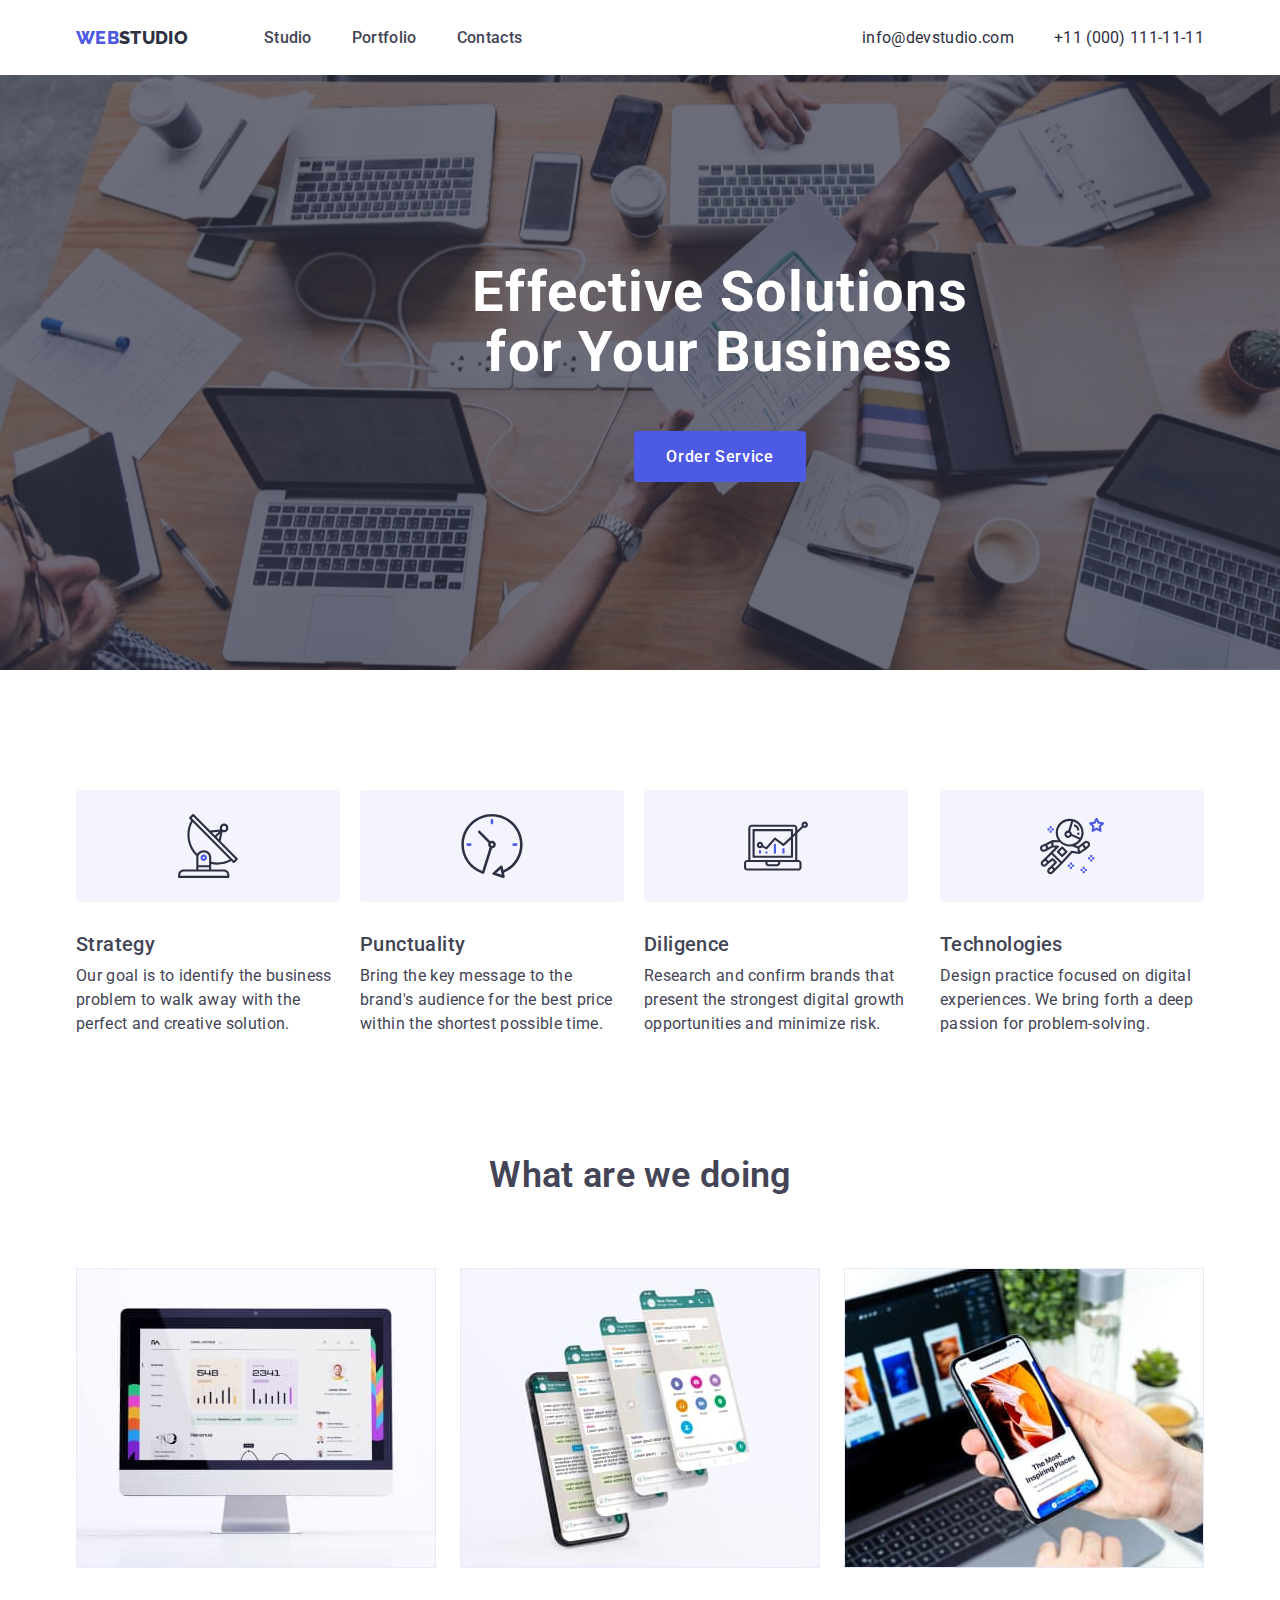
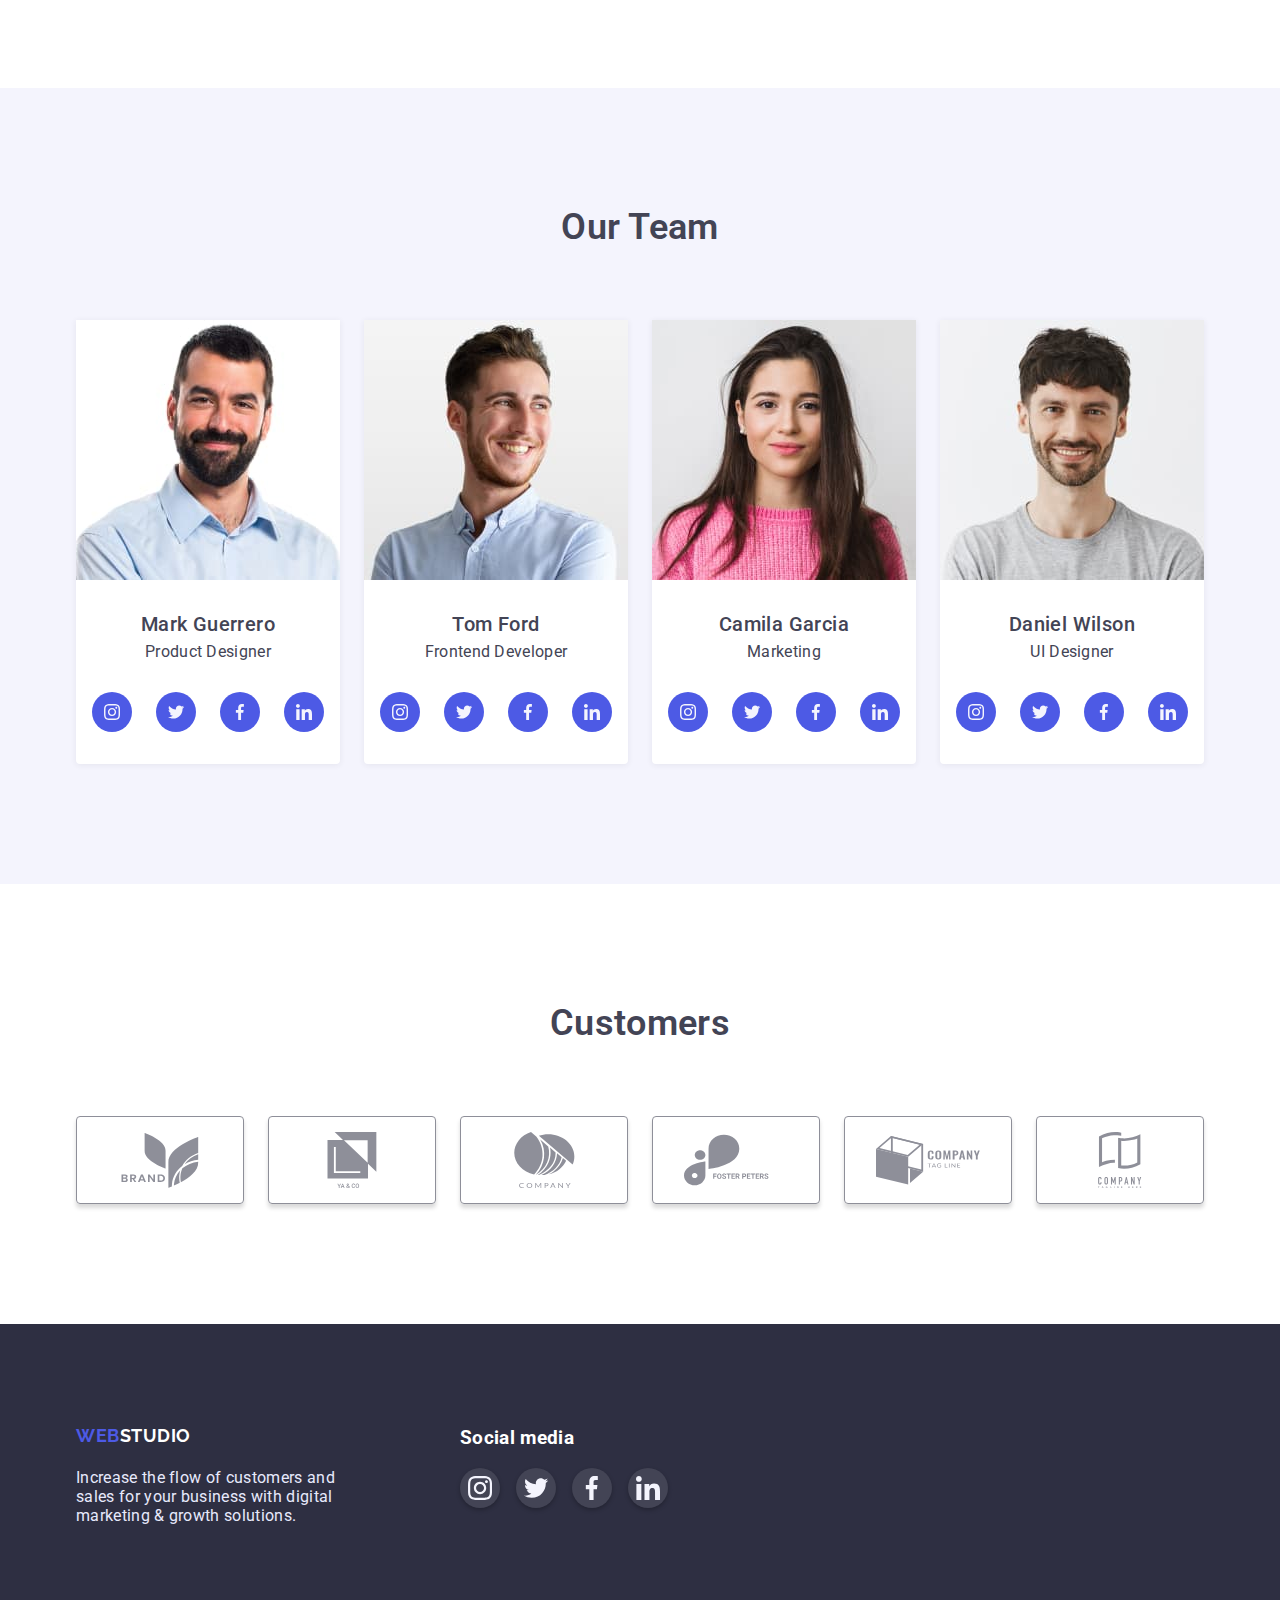
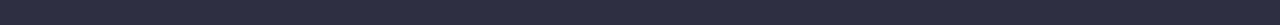
<file: index.html>
<!DOCTYPE html>
<html lang="en">

<head>
  <meta charset="UTF-8" />
  <meta http-equiv="X-UA-Compatible" content="IE=edge" />
  <meta name="viewport" content="width=device-width, initial-scale=1.0" />
  <link rel="stylesheet" href="https://cdn.jsdelivr.net/npm/modern-normalize@1.1.0/modern-normalize.min.css">
  <link rel="stylesheet" href="./css/styles.css">
  <link rel="preconnect" href="https://fonts.googleapis.com" />
  <link rel="preconnect" href="https://fonts.gstatic.com" crossorigin />
  <link href="https://fonts.googleapis.com/css2?family=Raleway:wght@800&family=Roboto:wght@400;500;700;900&display=swap"
    rel="stylesheet" />
  <title>Web-Studio-(Version-3.0)</title>
</head>

<body class="body-site">
  <!--шапка сайту  -->
  <header class="header">
    <div class="container header-container">
      <nav class="header-nav">
        <a href="./index.html" id="logo" class="logos"> <span class="logos-color">Web</span>Studio</a>
        <ul class="header-list list">
          <li class="header-item"><a class="header-link link" href="./index.html">Studio</a></li>
          <li class="header-item"><a class="header-link link" href="./portfolio.html">Portfolio</a>
          <li class="header-item"><a class="header-link link" href="/">Contacts</a></li>
        </ul>
      </nav>
      <ul class="contacts-list list">
        <li>
          <a class="contacts link" href="mailto:info@devstudio.com">info@devstudio.com</a>
        </li>
        <li>
          <a class="contacts link" href="tel:+110001111111">+11 (000) 111-11-11</a>
        </li>
      </ul>
    </div>
  </header>

  <main class="main-site">
    <!-- секція 1 hero -->
    <section class="hero">
      <div class="container">
        <h1 class="hero-title">Effective Solutions for Your Business</h1>
        <button class="hero-btn btn" type="button">Order Service</button>
      </div>
    </section>

    <!-- секція 2 -->
    <section class="preference-content">
      <div class="container">
        <h2 class="visualy-hidden">webstudio</h2>
        <ul class="preference-list list">
          <li class="preference-item">
            <div class="icon-box">
              <svg class="icon">
                <use href="./images/advantages.svg#icon-strategy"></use>
              </svg>
            </div>
            <h3 class="preference-title title-second">Strategy</h3>
            <p class="preference-text">
              Our goal is to identify the business problem to walk
              away with the perfect and creative solution.
            </p>
          </li>
          <li class="preference-item">
            <div class="icon-box">
              <svg class="icon">
                <use href="./images/advantages.svg#icon-punctuality"></use>
              </svg>
            </div>
            <h3 class="preference-title title-second">Punctuality</h3>
            <p class="preference-text">
              Bring the key message to the brand's audience for the
              best price within the shortest possible time.
            </p>
          </li>
          <li class="preference-item">
            <div class="icon-box">
              <svg class="icon">
                <use href="./images/advantages.svg#icon-diligence"></use>
              </svg>
            </div>
            <h3 class="preference-title title-second">Diligence</h3>
            <p class="preference-text">
              Research and confirm brands that present the strongest
              digital growth opportunities and minimize risk.
            </p>
          </li>
          <li class="preference-item">
            <div class="icon-box">
              <svg class="icon">
                <use href="./images/advantages.svg#icon-technologies"></use>
              </svg>
            </div>
            <h3 class="preference-title title-second">Technologies</h3>
            <p class="preference-text">
              Design practice focused on digital experiences. We bring
              forth a deep passion for problem-solving.
            </p>
          </li>
        </ul>
      </div>
    </section>

    <!-- секція 3 -->
    <section class="work-content">
      <div class="container">
        <h2 class="title-first">What are we doing</h2>
        <ul class="work-list list">
          <li class="work-list-item">
            <img src="./images/img1.jpg" alt="siemple work_№1" width="360" height="300" />
          </li>
          <li class="work-list-item">
            <img src="./images/img2.jpg" alt="siemple work_№2" width="360" height="300" />
          </li>
          <li class="work-list-item">
            <img src="./images/img3.jpg" alt="siemple work_№3" width="360" height="300" />
          </li>
        </ul>
      </div>
    </section>

    <!-- секція 4 -->
    <section class="team-content">
      <div class="container">
        <h2 class="title-first">Our Team</h2>
        <ul class="team-list list">
          <li class="team-list-item">
            <img src="./images/mark.jpg" width="264" height="260" alt="photo by Mark Guerrero" />
            <div class="item-text">
              <h3 class="text-card">Mark Guerrero</h3>
              <p class="text-card-item">Product Designer</p>
            </div>
            <ul class="soc-list list">
              <li class="soc-item">
                <a class="soc-item-link" href="">
                  <svg class="soc-item-icon" width="16" height="16">
                    <use href="./images/social.svg#icon-instagram"></use>
                  </svg>
                </a>
              </li>
              <li class="soc-item">
                <a class="soc-item-link" href=""><svg class="soc-item-icon" width="16" height="16">
                    <use href="./images/social.svg#icon-twitter"></use>
                  </svg>
                </a>
              </li>
              <li class="soc-item">
                <a class="soc-item-link" href="">
                  <svg class="soc-item-icon" width="16" height="16">
                    <use href="./images/social.svg#icon-fb"></use>
                  </svg>
                </a>
              </li>
              <li class="soc-item">
                <a class="soc-item-link" href=""><svg class="soc-item-icon" width="16" height="16">
                    <use href="./images/social.svg#icon-linkedin"></use>
                  </svg>
                </a>
              </li>
            </ul>
          </li>
          <li class="team-list-item">
            <img src="./images/tom.jpg" width="264" height="260" alt="photo by Tom Ford" />
            <div class="item-text">
              <h3 class="text-card">Tom Ford</h3>
              <p class="text-card-item">Frontend Developer</p>
            </div>
            <ul class="soc-list list">
              <li class="soc-item">
                <a class="soc-item-link" href="">
                  <svg class="soc-item-icon" width="16" height="16">
                    <use href="./images/social.svg#icon-instagram"></use>
                  </svg>
                </a>
              </li>
              <li class="soc-item">
                <a class="soc-item-link" href=""><svg class="soc-item-icon" width="16" height="16">
                    <use href="./images/social.svg#icon-twitter"></use>
                  </svg>
                </a>
              </li>
              <li class="soc-item">
                <a class="soc-item-link" href="">
                  <svg class="soc-item-icon" width="16" height="16">
                    <use href="./images/social.svg#icon-fb"></use>
                  </svg>
                </a>
              </li>
              <li class="soc-item">
                <a class="soc-item-link" href=""><svg class="soc-item-icon" width="16" height="16">
                    <use href="./images/social.svg#icon-linkedin"></use>
                  </svg>
                </a>
              </li>
            </ul>
          </li>
          <li class="team-list-item">
            <img src="./images/camila.jpg" width="264" height="260" alt="photo by Camila Garcia" />
            <div class="item-text">
              <h3 class="text-card">Camila Garcia</h3>
              <p class="text-card-item">Marketing</p>
            </div>
            <ul class="soc-list list">
              <li class="soc-item">
                <a class="soc-item-link" href="">
                  <svg class="soc-item-icon" width="16" height="16">
                    <use href="./images/social.svg#icon-instagram"></use>
                  </svg>
                </a>
              </li>
              <li class="soc-item">
                <a class="soc-item-link" href=""><svg class="soc-item-icon" width="16" height="16">
                    <use href="./images/social.svg#icon-twitter"></use>
                  </svg>
                </a>
              </li>
              <li class="soc-item">
                <a class="soc-item-link" href="">
                  <svg class="soc-item-icon" width="16" height="16">
                    <use href="./images/social.svg#icon-fb"></use>
                  </svg>
                </a>
              </li>
              <li class="soc-item">
                <a class="soc-item-link" href=""><svg class="soc-item-icon" width="16" height="16">
                    <use href="./images/social.svg#icon-linkedin"></use>
                  </svg>
                </a>
              </li>
            </ul>
          </li>
          <li class="team-list-item">
            <img src="./images/daniel.jpg" width="264" height="260" alt="photo by Daniel Wilson" />
            <div class="item-text">
              <h3 class="text-card">Daniel Wilson</h3>
              <p class="text-card-item">UI Designer</p>
            </div>
            <ul class="soc-list list">
              <li class="soc-item">
                <a class="soc-item-link" href="">
                  <svg class="soc-item-icon" width="16" height="16">
                    <use href="./images/social.svg#icon-instagram"></use>
                  </svg>
                </a>
              </li>
              <li class="soc-item">
                <a class="soc-item-link" href=""><svg class="soc-item-icon" width="16" height="16">
                    <use href="./images/social.svg#icon-twitter"></use>
                  </svg>
                </a>
              </li>
              <li class="soc-item">
                <a class="soc-item-link" href="">
                  <svg class="soc-item-icon" width="16" height="16">
                    <use href="./images/social.svg#icon-fb"></use>
                  </svg>
                </a>
              </li>
              <li class="soc-item">
                <a class="soc-item-link" href=""><svg class="soc-item-icon" width="16" height="16">
                    <use href="./images/social.svg#icon-linkedin"></use>
                  </svg>
                </a>
              </li>
            </ul>
          </li>
        </ul>
      </div>
    </section>

    <section class="customers-content">
      <div class="conteiner">
        <h2 class="title-first">Customers</h2>
        <ul class="customers-list list">
          <li class="customers-list-item">
            <a class="customers-link link" href="">
              <svg class="customers-icon" width="104" height="56">
                <use href="./images/brands.svg#icon-brand"></use>
              </svg>
            </a>
          </li>
          <li class="customers-list-item">
            <a class="customers-link link" href="">
              <svg class="customers-icon" width="104" height="56">
                <use href="./images/brands.svg#icon-yaico"></use>
              </svg>
            </a>
          </li>
          <li class="customers-list-item">
            <a class="customers-link link" href="">
              <svg class="customers-icon" width="104" height="56">
                <use href="./images/brands.svg#icon-company"></use>
              </svg>
            </a>
          </li>
          <li class="customers-list-item">
            <a class="customers-link link" href="">
              <svg class="customers-icon" width="104" height="56">
                <use href="./images/brands.svg#icon-foster"></use>
              </svg>
            </a>
          </li>
          <li class="customers-list-item">
            <a class="customers-link link" href="">
              <svg class="customers-icon" width="104" height="56">
                <use href="./images/brands.svg#icon-tag"></use>
              </svg>
            </a>
          </li>
          <li class="customers-list-item">
            <a class="customers-link link" href="">
              <svg class="customers-icon" width="104" height="56">
                <use href="./images/brands.svg#icon-tagline"></use>
              </svg>
            </a>
          </li>
        </ul>
      </div>
    </section>
  </main>
  <!-- підвал сайту -->
  <footer class="footer-style">
    <div class="container footer-logo-soc">
      <div>
        <a href="./index.html" class="logos-footer"><span class="logos-color-footer">Web</span>Studio</a>
        <p class="footer-style-text">
          Increase the flow of customers and sales for your business with digital
          marketing & growth solutions.
        </p>
      </div>
      <div class="footer-soc">
        <h3 class="footer_soc_title">Social media</h3>
        <ul class="footer-soc-list list">
          <li class="footer-soc-item">
            <a class="footer-soc-item-link" href="">
              <svg class="footer-soc-item-icon" width="24" height="24">
                <use href="./images/social.svg#icon-instagram"></use>
              </svg>
            </a>
          </li>
          <li class="footer-soc-item">
            <a class="footer-soc-item-link" href=""><svg class="footer-soc-item-icon" width="24" height="24">
                <use href="./images/social.svg#icon-twitter"></use>
              </svg>
            </a>
          </li>
          <li class="footer-soc-item">
            <a class="footer-soc-item-link" href=""><svg class="footer-soc-item-icon" width="24" height="24">
                <use href="./images/social.svg#icon-fb"></use>
              </svg>
            </a>
          </li>
          <li class="footer-soc-item">
            <a class="footer-soc-item-link" href=""><svg class="footer-soc-item-icon" width="24" height="24">
                <use href="./images/social.svg#icon-linkedin"></use>
              </svg>
            </a>
          </li>
        </ul>
      </div>
    </div>
  </footer>
</body>

</html>
</file>
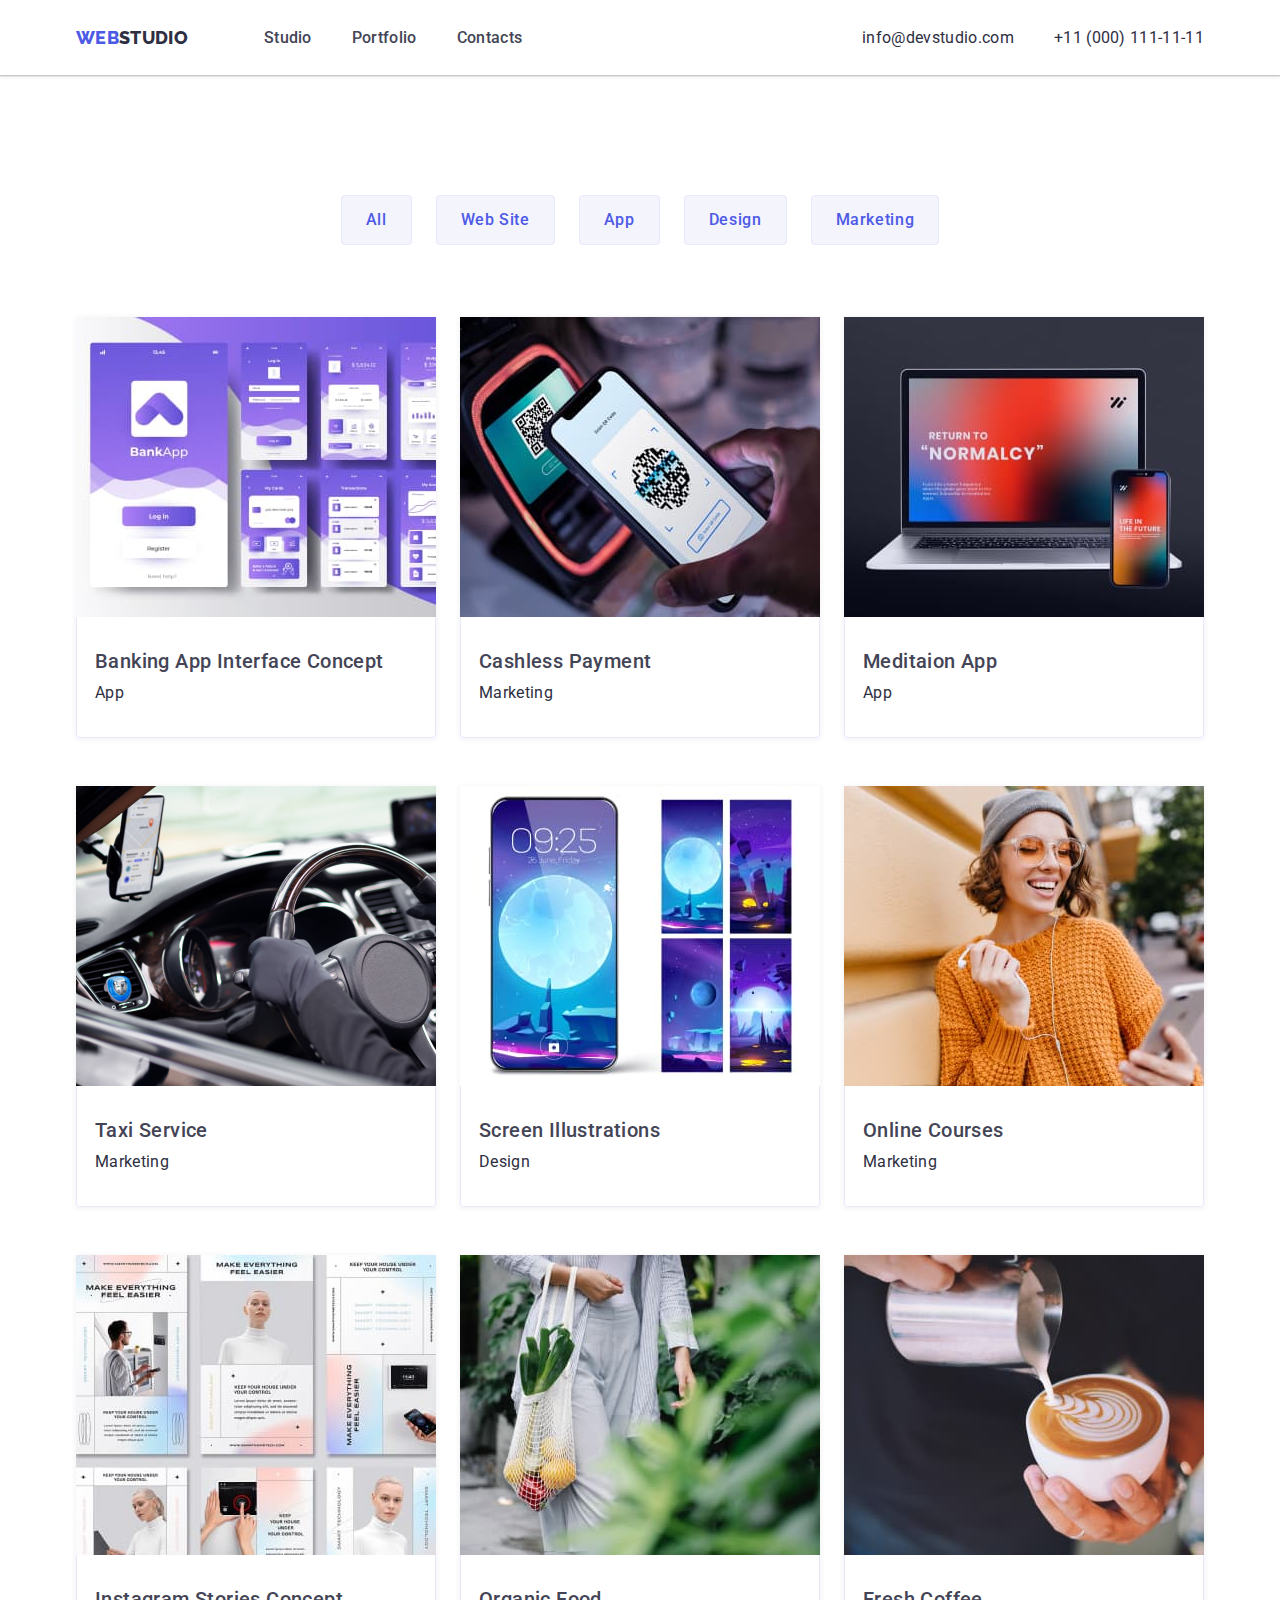
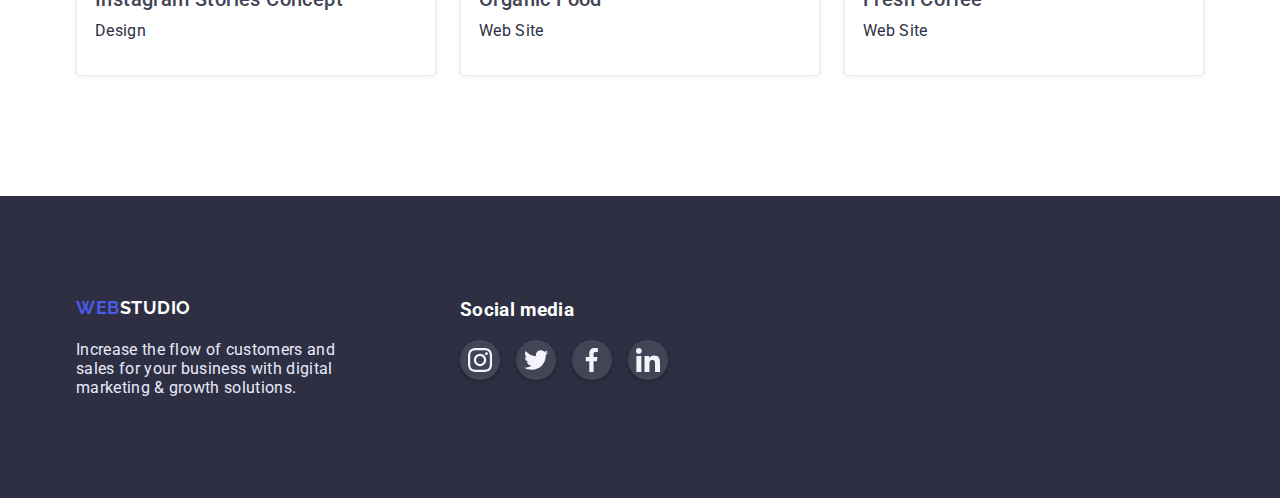
<file: portfolio.html>
<!DOCTYPE html>
<html lang="en">

<head>
  <meta charset="UTF-8" />
  <meta http-equiv="X-UA-Compatible" content="IE=edge" />
  <meta name="viewport" content="width=device-width, initial-scale=1.0" />
  <link rel="stylesheet" href="https://cdn.jsdelivr.net/npm/modern-normalize@1.1.0/modern-normalize.min.css">
  <link rel="stylesheet" href="./css/styles.css" />
  <link rel="preconnect" href="https://fonts.googleapis.com" />
  <link rel="preconnect" href="https://fonts.gstatic.com" crossorigin />
  <link href="https://fonts.googleapis.com/css2?family=Raleway:wght@800&family=Roboto:wght@400;500;700;900&display=swap"
    rel="stylesheet" />
  <title>Portfolio</title>
</head>

<body class="site-body">
  <header class="header">
    <div class="container header-container">
      <nav class="header-nav">
        <a href="./index.html" id="logo" class="logos"> <span class="logos-color">Web</span>Studio</a>
        <ul class="header-list list">
          <li class="header-item"><a class="header-link link" href="./index.html">Studio</a></li>
          <li class="header-item"><a class="header-link link" href="./portfolio.html">Portfolio</a>
          <li class="header-item"><a class="header-link link" href="/">Contacts</a></li>
        </ul>
      </nav>
      <ul class="contacts-list list">
        <li>
          <a class="contacts link" href="mailto:info@devstudio.com">info@devstudio.com</a>
        </li>
        <li>
          <a class="contacts link" href="tel:+110001111111">+11 (000) 111-11-11</a>
        </li>
      </ul>
    </div>
  </header>

  <main class="main">
    <section class="portfolio">
      <div class="container">
        <h1 class="visualy-hidden">Portfolio</h1>
        <!--filter buttons -->
        <div class="filter">
          <button class="filter-btn btn" type="button">All</button>
          <button class="filter-btn btn" type="button">Web Site</button>
          <button class="filter-btn btn" type="button">App</button>
          <button class="filter-btn btn" type="button">Design</button>
          <button class="filter-btn btn" type="button">Marketing</button>
        </div>
        <!--portfolio -->
        <ul class="portfolio-list list">
          <li class="portfolio-list-item">
            <div class="containerfade">
              <a class="link-portfolio" href="#">
                <img src="./images/app.jpg" alt="Screenshots from the phone banking application" width="360"
                  height="300">
                <div class="overlayfade">
                  <div class="textfade">14 Stylish and User-Friendly App Design Concepts · Task Manager App · Calorie
                    Tracker App · Exotic Fruit Ecommerce App ·
                    Cloud Storage App</div>
                </div>
            </div>
            <div class="portfolio-item-title">
              <h2 class="title-second">Banking App Interface Concept</h2>
              <p>App</p>
            </div>
            </a>
          </li>

          <li class="portfolio-list-item">
            <div class="containerfade">
              <a class="link-portfolio" href="#">
                <img src="./images/marketing.jpg" alt="Screenshots from the phone banking application" width="360"
                  height="300">
                <div class="overlayfade">
                  <div class="textfade">14 Stylish and User-Friendly App Design Concepts · Task Manager App · Calorie
                    Tracker App · Exotic Fruit Ecommerce App ·
                    Cloud Storage App</div>
                </div>
            </div>
            <div class="portfolio-item-title">
              <h2 class="title-second">Cashless Payment</h2>
              <p>Marketing</p>
            </div>
            </a>
          </li>

          <li class="portfolio-list-item">
            <div class="containerfade">
              <a class="link-portfolio" href="#">
                <img src="./images/meditation.jpg" alt="Screenshots from the phone banking application" width="360"
                  height="300">
                <div class="overlayfade">
                  <div class="textfade">14 Stylish and User-Friendly App Design Concepts · Task Manager App · Calorie
                    Tracker App · Exotic Fruit Ecommerce App ·
                    Cloud Storage App</div>
                </div>
            </div>
            <div class="portfolio-item-title">
              <h2 class="title-second">Meditaion App</h2>
              <p>App</p>
            </div>
            </a>
          </li>

          <li class="portfolio-list-item">
            <a class="link-portfolio" href="#">
              <img src="./images/taxi.jpg" alt="the phone in the holder and the driver" width="360" height="300">
              <div class="portfolio-item-title">
                <h2 class="title-second">Taxi Service</h2>
                <p>Marketing</p>
              </div>
            </a>
          </li>

          <li class="portfolio-list-item">
            <a class="link-portfolio" href="#">
              <img src="./images/design.jpg" alt="Five screenshots from the phone" width="360" height="300">
              <div class="portfolio-item-title">
                <h2 class="title-second">Screen Illustrations</h2>
                <p>Design</p>
              </div>
            </a>
          </li>

          <li class="portfolio-list-item">
            <a class="link-portfolio" href="#">
              <img src="./images/online.jpg" alt="girl with headphones " width="360" height="300">
              <div class="portfolio-item-title">
                <h2 class="title-second">Online Courses</h2>
                <p>Marketing</p>
              </div>
            </a>
          </li>

          <li class="portfolio-list-item">
            <a class="link-portfolio" href="#">
              <img src="./images/instagram.jpg" alt="Instagram page on your phone screen " width="360" height="300">
              <div class="portfolio-item-title">
                <h2 class="title-second">Instagram Stories Concept</h2>
                <p>Design</p>
              </div>
            </a>
          </li>

          <li class="portfolio-list-item">
            <a class="link-portfolio" href="#">
              <img src="./images/food.jpg" alt="a girl holding an eco-bag of vegetables" width="360" height="300">
              <div class="portfolio-item-title">
                <h2 class="title-second">Organic Food</h2>
                <p>Web Site</p>
              </div>
            </a>
          </li>

          <li class="portfolio-list-item">
            <a class="link-portfolio" href="#">
              <img src="./images/coffee.jpg" alt="The barista pours the cappuccino" width="360" height="300">
              <div class="portfolio-item-title">
                <h2 class="title-second">Fresh Coffee</h2>
                <p>Web Site</p>
              </div>
            </a>
          </li>
        </ul>
      </div>
    </section>
  </main>
  <!--footer-->
  <footer class="footer-style">
    <div class="container footer-logo-soc">
      <div>
        <a href="./index.html" class="logos-footer"><span class="logos-color-footer">Web</span>Studio</a>
        <p class="footer-style-text">
          Increase the flow of customers and sales for your business with digital
          marketing & growth solutions.
        </p>
      </div>
      <div class="footer-soc">
        <h3 class="footer_soc_title">Social media</h3>
        <ul class="footer-soc-list list">
          <li class="footer-soc-item">
            <a class="footer-soc-item-link" href="">
              <svg class="footer-soc-item-icon" width="24" height="24">
                <use href="./images/social.svg#icon-instagram"></use>
              </svg>
            </a>
          </li>
          <li class="footer-soc-item">
            <a class="footer-soc-item-link" href=""><svg class="footer-soc-item-icon" width="24" height="24">
                <use href="./images/social.svg#icon-twitter"></use>
              </svg>
            </a>
          </li>
          <li class="footer-soc-item">
            <a class="footer-soc-item-link" href=""><svg class="footer-soc-item-icon" width="24" height="24">
                <use href="./images/social.svg#icon-fb"></use>
              </svg>
            </a>
          </li>
          <li class="footer-soc-item">
            <a class="footer-soc-item-link" href=""><svg class="footer-soc-item-icon" width="24" height="24">
                <use href="./images/social.svg#icon-linkedin"></use>
              </svg>
            </a>
          </li>
        </ul>
      </div>
    </div>
  </footer>
</body>

</html>
</file>
<file: css/styles.css>
:root {
    /*--title-color: #212121;*/
    --text-color: #2E2F42;
    --secondary-text-color: #434455;
    --accent-brand: #4D5AE5;
    --accent-active: #404BBF;
    --heder-logo: #000000;
    --site-background-color: #ffffff;
    --header-background-color: #ffffff;
    --hero-footer-bckround-color: #2E2F42;
    --hero-btn-text-color: #ffffff;
    --team-background-color: #F4F4FD;
    --filter-btn-background-color: #F4F4FD;
    --filter-btn-text-color: #ffffff;
    --footer-logo: #f5f4fa;}
    
*,
*::before,
*::after {
    box-sizing: border-box;
}

h1,
h2,
h3,
ul,
p {
    margin: 0;
    padding: 0;
}

ul{
    padding-left: 0;
}

/* забираємо підкреслення з посилань */
a {
    text-decoration: none;
    color: #2E2F42;
}

/* список в рядок */
ul>li {
    display: inline;
}

/* Логотип */
.logos {
    text-transform: uppercase;
    font-family: 'Raleway', sans-serif;
    font-weight: 800;
    font-size: 18px;
}

.logos-color {
    color: #4D5AE5;
}

img{
    display: block;
    max-width: 100%;
    hide
}

body{
    font-family: "Roboto", sans-serif;
    font-weight: 400;
    font-size: 16px;
    line-height: 1.5;
    letter-spacing: 0.02em;
    color: #434455;
}


.visualy-hidden{
    position: absolute;
    white-space: nowrap;
    width: 1px;
    height: 1px;
    overflow: hidden;
    border: 0;
    padding: 0;
    clip: rect(0 0 0 0);
    clip-path: inset(50%);
    margin: -1px;
}

.preference-content{
    padding-top: 120px;
    padding-bottom: 120px;
}

.list{
    list-style: none;
}
.link {
    text-decoration: none;
}
.preference-list{
    display: flex;
    padding: auto;
    gap: 20px;
}
/* svg icons переваги */
.icon-box{
    box-sizing: border-box;
    display: flex;
    width: 264px;
    height: 112px;
    background: #F4F4FD;
    align-items: center;
    justify-content: center;
    border-radius: 4px;
    border: none;
    padding: 0, 0;
    padding-top: 24px;
    padding-bottom: 24px;
    margin-bottom: 30px;

}
.icon{
    height: 64px;
    width: 64px;
    background-size: auto;
    background-repeat: no-repeat;
    background-position: center;
    
}

/* стилі заголовків */
.title-second, .text-card{
    font-weight: 500;
    font-size: 20px;
    letter-spacing: 0.02em;
    line-height: 1.2;
    color:#434455;
    margin-bottom: 8px;
}

.title-first{
    font-weight: 600;
    font-size: 36px;
    line-height: 1.11;
    color: #434455;
    text-align: center;
    margin-bottom: 72px;
}

.work-list{
    display: flex;
    flex-wrap: wrap;
    justify-content: center;
    column-gap: 24px;
    row-gap: 48px;
}

.work-content{
    padding-top: 0;
    padding-bottom: 120px;
}

.text-card-item {
    font-weight: 400;
    font-size: 16px;
    line-height: 1;
    letter-spacing: 0.02em;
    color: #434455;
}

.team-content {
    padding-top: 120px;
    padding-bottom: 120px;
    background-color: #F4F4FD;
}

.team-content {
    padding-top: 120px;
    padding-bottom: 120px;
}

.team-list {
    display: flex;
    gap: 20px;
    flex-wrap: wrap;
    justify-content: center;
    column-gap: 24px;
    row-gap: 48px;
}

.team-list-item {
    display: block;
    background-color: #ffffff;
    box-shadow: 0px 1px 6px rgba(46, 47, 66, 0.08);
    border-radius: 0px 0px 4px 4px;
}

.item-text {
    text-align: center;
    letter-spacing: 0.02em;
    color:#434455;
    padding-top: 32px;
    padding-bottom: 32px;
}

.soc-list {
    display: flex;
    width: 232px;
    margin-left: auto;
    margin-right: auto;
    margin-bottom: 32px;
    justify-content: center;
    gap: 24px;
}

.soc-item-link {
    width: 40px;
    height: 40px;
    background-color: var(--accent-brand);
    border-radius: 50%;
    display: flex;
    align-items: center;
    justify-content: center;
}

.soc-item-link:hover,
.soc-item-link:focus {
    background-color: var(--accent-active)
}

.soc-item-icon {
    fill: #F4F4FD
}

 /* customers */
.customers-content {
    padding-bottom: 120px;
    padding-top: 120px;
}

.customers-list {
    display: flex;
    justify-content: center;
    gap: 24px;
}


.customers-link {
    border-radius: 4px;
    display: flex;
    align-items: center;
    justify-content: center;
    width: 168px;
    height: 88px;
    border: 1px solid #8E8F99;
    box-shadow: 0px 4px 4px rgba(0, 0, 0, 0.15);
    fill: #8E8F99;
}


.customers-link:hover,
.customers-link:focus {
    border: 1px solid var(--accent-active);
    fill: var(--accent-active);
}

/* header */
.header-container{
    display: flex;
}

.container{
    width: 1158px;
    margin: 0 auto;
    padding-left: 15px;
    padding-right: 15px;
}

.header-nav{
    display: flex;
    margin-right: auto;
    align-items: center;
    flex-direction: row;
    justify-content: space-between;
}

.header{
    background-color: #ffffff;
    padding-top: 24px;
    padding-bottom: 24px;
    display: flex;
    box-shadow: 0px 2px 1px rgba(46, 47, 66, 0.08), 
    0px 1px 1px rgba(46, 47, 66, 0.16), 
    0px 1px 6px rgba(46, 47, 66, 0.08);
    /* margin-bottom: 96px; */
}

.header-list {
    display: flex;
    align-items: center;
    gap: 40px;
    margin-left: 76px;
    margin-right: 76px;
}

.header-link{
    font-weight: 500;
    font-size: 16px;
    line-height: 1.5;
    letter-spacing: 0.02em;
    color:#434455;
}

.contacts-list {
    display: flex;
    align-items: center;
    gap: 40px;
}

.link:hover,
.link:focus,
.contacts:hover,
.contacts:focus{
    color: #404BBF;
}



/* hero */
.hero {
    width: 1440px;
    background-image: linear-gradient(rgba(46, 47, 66, 0.7), rgba(46, 47, 66, 0.7)), url(../images/people-office.jpg);
    margin-left: auto;
    margin-right: auto;
    background-position: center;
    background-size: 100%;
    background-repeat: no-repeat;
    padding-top: 188px;
    padding-bottom: 188px;
}

.hero-title {
    font-weight: 700;
    font-size: 56px;
    line-height: 1.07;
    text-align: center;
    letter-spacing: 0.02em;
    margin-left: auto;
    margin-right: auto;
    margin-bottom: 48px;
    width: 496px;
    color: #ffffff;
}


.btn {
    cursor: pointer;
    border: none;
    font-family: inherit;
    border-radius: 4px;
}

.hero-btn {
    font-weight: 500;
    font-size: 16px;
    line-height: 1.19;
    align-items: center;
    letter-spacing: 0.04em;
    color: #ffffff;
    background-color: #4D5AE5;
    margin-left: auto;
    margin-right: auto;
    display: flex;
    padding: 16px 32px;
}

.hero-btn:hover,
.hero-btn:focus {
    background: #404BBF;
    box-shadow: 0px 4px 4px rgba(0, 0, 0, 0.15);
}

.filter-btn {
    font-weight: 500;
    font-size: 16px;
    line-height: 1.5;
    align-items: center;
    text-align: center;
    letter-spacing: 0.04em;
    color: #4D5AE5;
    background-color: #F4F4FD;
    padding: 12px 24px;
    gap: 24px;
    border: 1px solid #E7E9FC;
}

.filter-btn:hover,
.filter-btn:focus {
    background-color: #4D5AE5;
    color: #ffffff;
    border: 0;
}
/* фільтр */
.filter{
    display: flex;
    margin: 0 auto;
    flex-wrap: wrap;
    justify-content: center;
    column-gap: 24px;
    margin-bottom: 72px;
}
 .portfolio{
    padding-top: 120px;
    padding-bottom: 120px;
 }
.portfolio-list{
    display: flex;
    flex-wrap: wrap;
    justify-content: center;
    column-gap: 24px;
    row-gap: 48px;
}

.portfolio-list-item{
    display: block;
    background-color: #ffffff;
    width: 360px;
    box-shadow: 0px 1px 6px rgba(46, 47, 66, 0.08);
}


/* .img-select:hover,
.img-select:active{
    background-color: #4D5AE5;
    color: #ffffff;
} */

.portfolio-item-title {
    padding-top: 32px;
    padding-bottom: 32px;
    padding-left: 18px;
    color: var(--text-color);
    border-bottom: 1px solid #E7E9FC;
    border-right: 1px solid #E7E9FC;
    border-left: 1px solid #E7E9FC;
    border-radius: 0px 0px 4px 4px;
}

/* наведення на фото */
.containerfade {
    position: relative;
}
.imagefade {
    display: block;
    width: 100%;
    height: auto;
}
.overlayfade {
    position: absolute;
    bottom: 100%;
    left: 0;
    right: 0;
    overflow: hidden;
    height: 0;
    width: 100%;
    opacity: 0;
    transition: .5s ease;
    background-color: #4D5AE5;
}
.containerfade:hover .overlayfade {
    opacity: 1;
    height: 100%;
    bottom: 0;
    left: 0;
}

.textfade {
    color: white;
    font-size: 16px;
    line-height: 1.5;
    letter-spacing: 0.02em;
    position: absolute;
    overflow: hidden;
    padding: 40px 32px 32px;
    white-space: wrap;
}

/* підвал сайту */
.footer-style {
    background-color: #2E2F42;
    color: #ffffff;
    padding-top: 100px;
    padding-bottom: 100px;

}
.footer-style-text {
    font-weight: 400;
    font-size: 16px;
    line-height: 1.2;
    letter-spacing: 1;
    color: #E7E9FC;
    width: 264px;
    margin-top: 20px;
}
.logos-footer {
    font-family: 'Raleway';
    font-weight: 700;
    font-size: 18px;
    line-height: 1.33;
    letter-spacing: 0.03em;
    color:#ffffff;
    text-transform: uppercase;
    display: flex;
}

.logos-color-footer {
    color: #4D5AE5;
}

.footer-logo-soc {
    display: flex;
    gap: 120px;
}

.footer-text {
    color: #E7E9FC;
    width: 264px;
    margin-top: 16px;
}

.footer-soc {
    width: 208px;
    height: 80px;
}

.footer-soc-list {
    display: flex;
    justify-content: center;
    gap: 16px;
}


.footer_soc_title {
    color: #ffffff;
    margin-bottom: 16px;
}

.footer-soc-item-icon {
    fill: #F4F4FD
}

.footer-soc-item-link {
    box-shadow: 0 2px 4px rgba(0, 0, 0, 0.25);
    background-color: rgba(255, 255, 255, 0.1);
    width: 100%;
    height: 100%;
    border-radius: 50%;
    display: flex;
    align-items: center;
    justify-content: center;
    width: 40px;
    height: 40px;
}


.footer-soc-item-link:hover,
.footer-soc-item-link:focus {
    background-color: #31D0AA;
}
</file>
